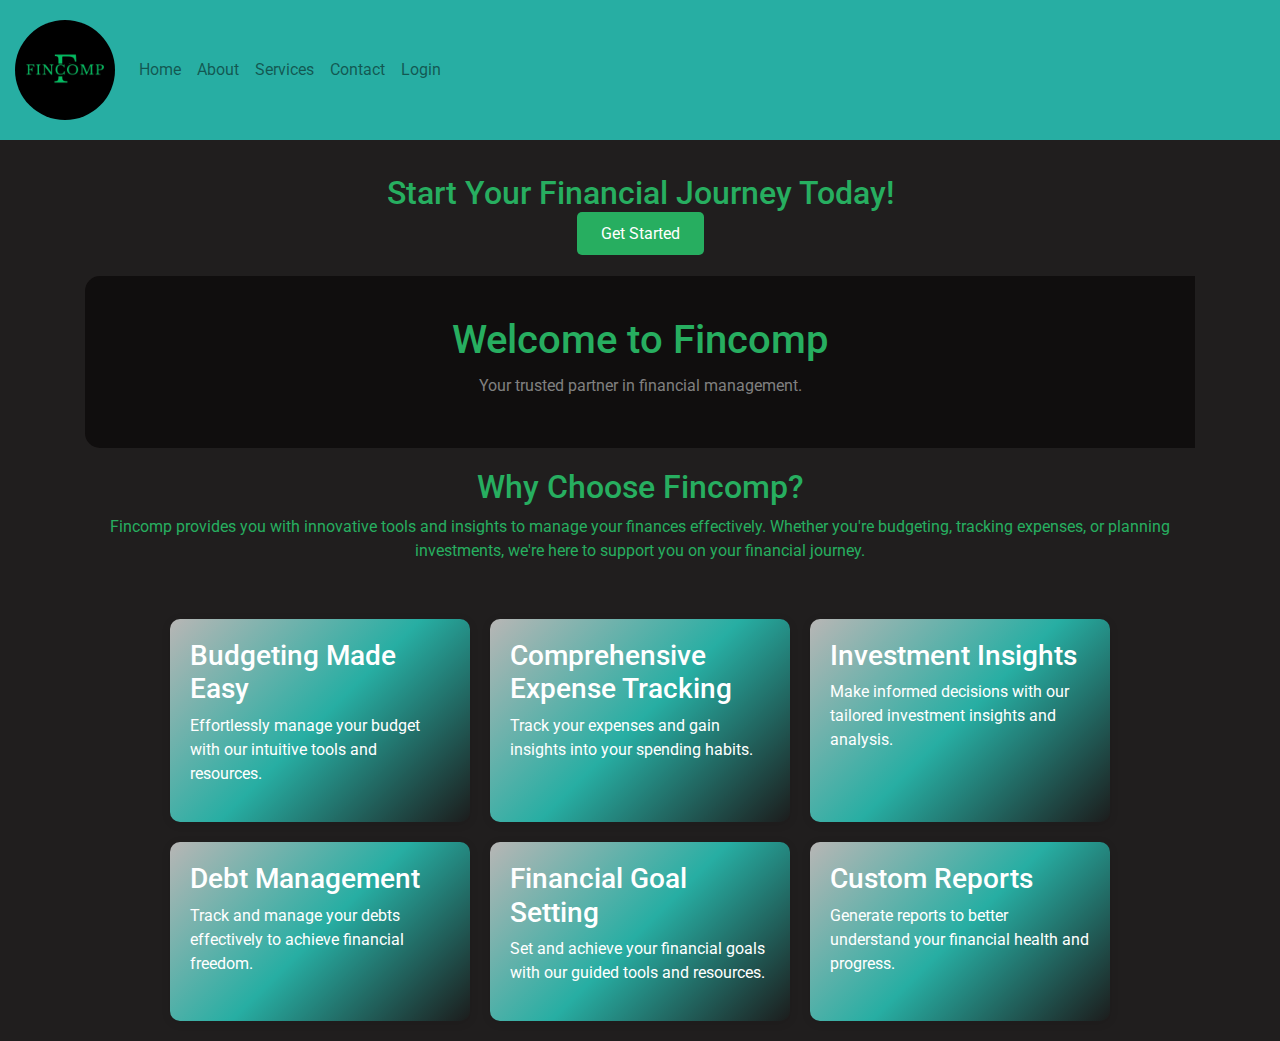
<file: index.html>
<!DOCTYPE html>
<html lang="en">
<head>
    <meta charset="UTF-8">
    <meta name="viewport" content="width=device-width, initial-scale=1.0">
    <title>Welcome to Fincomp</title>
    <link rel="icon" href="LOGO.jpg" type="image/x-icon">
    <link rel="stylesheet" href="https://maxcdn.bootstrapcdn.com/bootstrap/4.5.2/css/bootstrap.min.css">
    <link href="https://fonts.googleapis.com/css2?family=Roboto:wght@500&display=swap" rel="stylesheet">
    <style>
        body {
            font-family: 'Roboto', sans-serif;
            margin: 0;
            padding: 0;
            background-color:#201e1e;
        }
      
        .navbar {
            background-color: #27AEA3; /* Your original navbar color */
            padding: 15px;
        }

        .navbar .navbar-brand img {
            height: 100px;
            border-radius: 50%;
        }

        .navbar .nav-link {
            color: #ecf0f1; /* Light color for text */
            transition: background-color 0.3s, transform 0.3s;
        }

        .navbar .nav-link:hover {
            background-color: #27ae60; /* Green hover effect */
            transform: scale(1.05);
            border: 1px solid #ecf0f1; /* Light border on hover */
        }

        .feature {
            padding: 20px;
            border-radius: 10px;
            box-shadow: 0 2px 10px rgba(0, 0, 0, 0.1);
            width: 300px;
            background: linear-gradient(135deg, #b8b6b5, #27AEA3, #1c1c1c); /* Green to black gradient */
            color: white; 
        }
    </style>
</head>
<body>
    <nav class="navbar navbar-expand-lg navbar-light fixed-top">
        <a class="navbar-brand" href="index.html">
            <img src="LOGO.jpg" alt="Company Logo">
        </a>
        <button class="navbar-toggler" type="button" data-toggle="collapse" data-target="#navbarNav" aria-controls="navbarNav" aria-expanded="false" aria-label="Toggle navigation">
            <span class="navbar-toggler-icon"></span>
        </button>
        <div class="collapse navbar-collapse" id="navbarNav">
            <div class="navbar-nav">
                <a class="nav-link" href="index.html">Home</a>
                <a class="nav-link" href="about.html">About</a>
                <a class="nav-link" href="services.html">Services</a>
                <a class="nav-link" href="contact.html">Contact</a>
                <a class="nav-link" href="login.html">Login</a>
            </div>
        </div>
    </nav>
    
<br><br><br><br><br><Br>
    <div class="container">
        <footer class="cta" style="padding: 30px; text-align: center;">
            <h2 style="margin: 0 0 10px; color:#27ae60">Start Your Financial Journey Today!</h2>
            <a href="login.html" style="padding: 12px 24px; background-color: #27ae60; color: white; border-radius: 5px; text-decoration: none;">Get Started</a>
        </footer>

        <header class="header" style="padding: 40px; text-align: center; background-color: #100e0e; border-radius: 15px 0 0 15px" >
            <h1 style="margin: 0;  color:#27ae60">Welcome to Fincomp</h1>
            <p style="margin: 10px 0; color: grey">Your trusted partner in financial management.</p>
        </header>

        <section class="intro" style="padding: 20px; text-align: center; color:#27ae60" >
            <h2>Why Choose Fincomp?</h2>
            <p>
                Fincomp provides you with innovative tools and insights to manage your finances effectively. 
                Whether you're budgeting, tracking expenses, or planning investments, we're here to support you on your financial journey.
            </p>
        </section>

        <section class="features" style="padding: 20px; display: flex; flex-wrap: wrap; justify-content: center; gap: 20px;">
            <div class="feature">
                <h3>Budgeting Made Easy</h3>
                <p>Effortlessly manage your budget with our intuitive tools and resources.</p>
            </div>
            <div class="feature">
                <h3>Comprehensive Expense Tracking</h3>
                <p>Track your expenses and gain insights into your spending habits.</p>
            </div>
            <div class="feature">
                <h3>Investment Insights</h3>
                <p>Make informed decisions with our tailored investment insights and analysis.</p>
            </div>
            <div class="feature">
                <h3>Debt Management</h3>
                <p>Track and manage your debts effectively to achieve financial freedom.</p>
            </div>
            <div class="feature">
                <h3>Financial Goal Setting</h3>
                <p>Set and achieve your financial goals with our guided tools and resources.</p>
            </div>
            <div class="feature">
                <h3>Custom Reports</h3>
                <p>Generate reports to better understand your financial health and progress.</p>
            </div>
        </section>
    </div>

    <script src="https://code.jquery.com/jquery-3.5.1.slim.min.js"></script>
    <script src="https://cdn.jsdelivr.net/npm/@popperjs/core@2.9.2/dist/umd/popper.min.js"></script>
    <script src="https://stackpath.bootstrapcdn.com/bootstrap/4.5.2/js/bootstrap.min.js"></script>
</body>
</html>
</file>
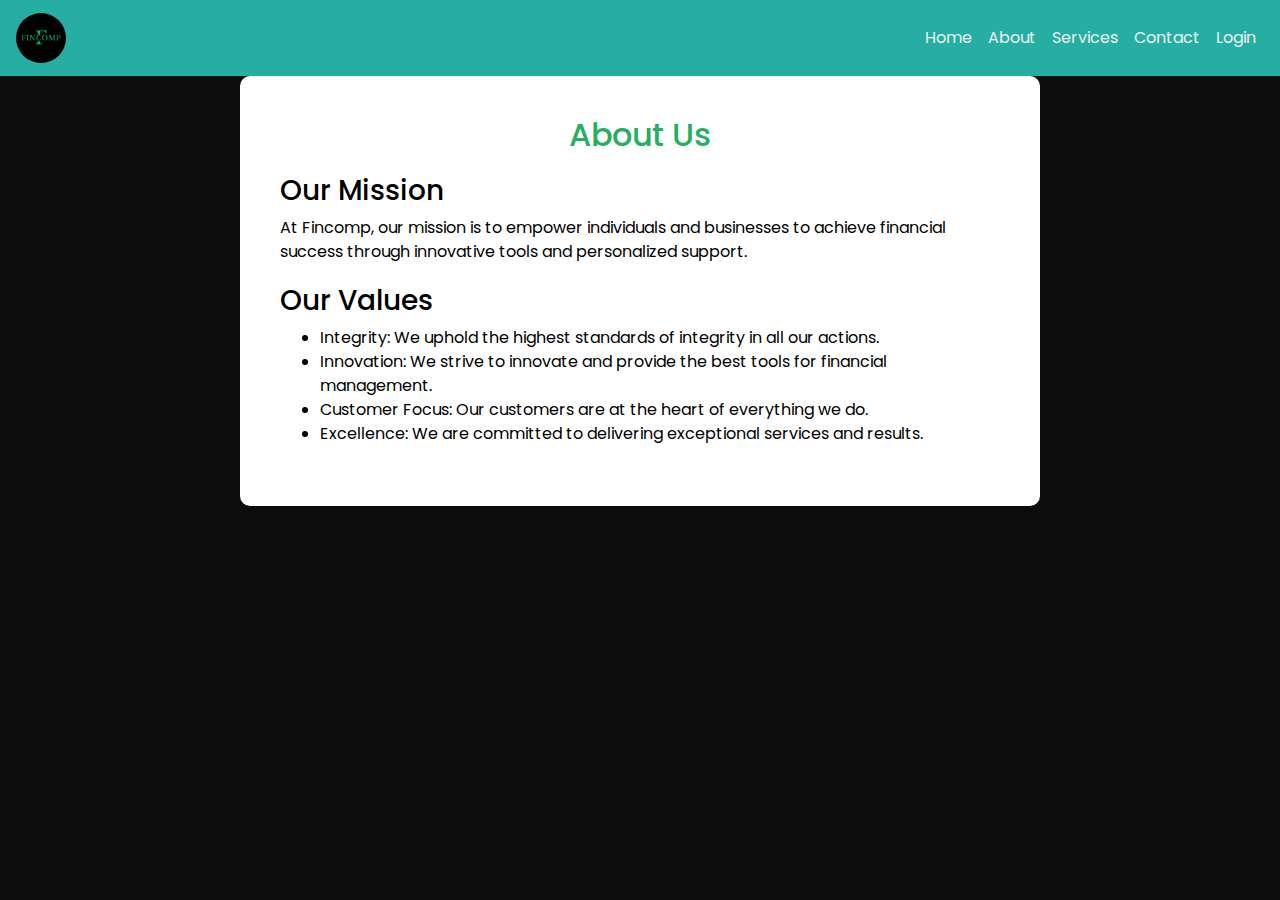
<file: about.html>
<!DOCTYPE html>
<html lang="en">
<head>
    <meta charset="UTF-8">
    <meta name="viewport" content="width=device-width, initial-scale=1.0">
    <title>About Us - Fincomp</title>
    <link rel="stylesheet" href="https://maxcdn.bootstrapcdn.com/bootstrap/4.5.2/css/bootstrap.min.css">
    <link rel="icon" href="LOGO.jpg" type="image/x-icon">
    <link href="https://fonts.googleapis.com/css2?family=Poppins:wght@500&display=swap" rel="stylesheet">
    <style>
        body {
            font-family: 'Poppins', sans-serif;
            margin: 0;
            padding: 0;
            background-color: #0e0d0d;
        }
        .navbar {
            background: #27AEA3;
        }
        .navbar .nav-link {
            color: #ecf0f1;
        }
        .navbar .nav-link:hover {
            background-color: #27ae60;
            border: 1px solid #ecf0f1;
        }
        .container {
            padding: 40px;
            max-width: 800px;
            margin: auto;
            background: white;
            color: black;
            border-radius: 10px;
            box-shadow: 0 2px 10px rgba(0, 0, 0, 0.1);
        }
        h2 {
            color: #27ae60;
            text-align: center;
        }
        .mission, .values {
            margin: 20px 0;
        }
    </style>
</head>
<body>
    <nav class="navbar navbar-expand-lg">
        <a class="navbar-brand" href="index.html">
            <img src="LOGO.jpg" alt="Company Logo" style="height: 50px; border-radius: 50%;">
        </a>
        <button class="navbar-toggler" type="button" data-toggle="collapse" data-target="#navbarNav" aria-controls="navbarNav" aria-expanded="false" aria-label="Toggle navigation">
            <span class="navbar-toggler-icon"></span>
        </button>
        <div class="collapse navbar-collapse" id="navbarNav">
            <ul class="navbar-nav ml-auto">
                <li class="nav-item">
                    <a class="nav-link" href="index.html">Home</a>
                </li>
                <li class="nav-item">
                    <a class="nav-link" href="about.html">About</a>
                </li>
                <li class="nav-item">
                    <a class="nav-link" href="services.html">Services</a>
                </li>
                <li class="nav-item">
                    <a class="nav-link" href="contact.html">Contact</a>
                </li>
                <li class="nav-item">
                    <a class="nav-link" href="login.html">Login</a>
                </li>
            </ul>
        </div>
    </nav>

    <div class="container">
        <h2>About Us</h2>
        <div class="mission">
            <h3>Our Mission</h3>
            <p>
                At Fincomp, our mission is to empower individuals and businesses to achieve financial success 
                through innovative tools and personalized support.
            </p>
        </div>

        <div class="values">
            <h3>Our Values</h3>
            <ul>
                <li>Integrity: We uphold the highest standards of integrity in all our actions.</li>
                <li>Innovation: We strive to innovate and provide the best tools for financial management.</li>
                <li>Customer Focus: Our customers are at the heart of everything we do.</li>
                <li>Excellence: We are committed to delivering exceptional services and results.</li>
            </ul>
        </div>
    </div>

    <script src="https://code.jquery.com/jquery-3.5.1.slim.min.js"></script>
    <script src="https://cdn.jsdelivr.net/npm/@popperjs/core@2.9.2/dist/umd/popper.min.js"></script>
    <script src="https://stackpath.bootstrapcdn.com/bootstrap/4.5.2/js/bootstrap.min.js"></script>
</body>
</html>
</file>
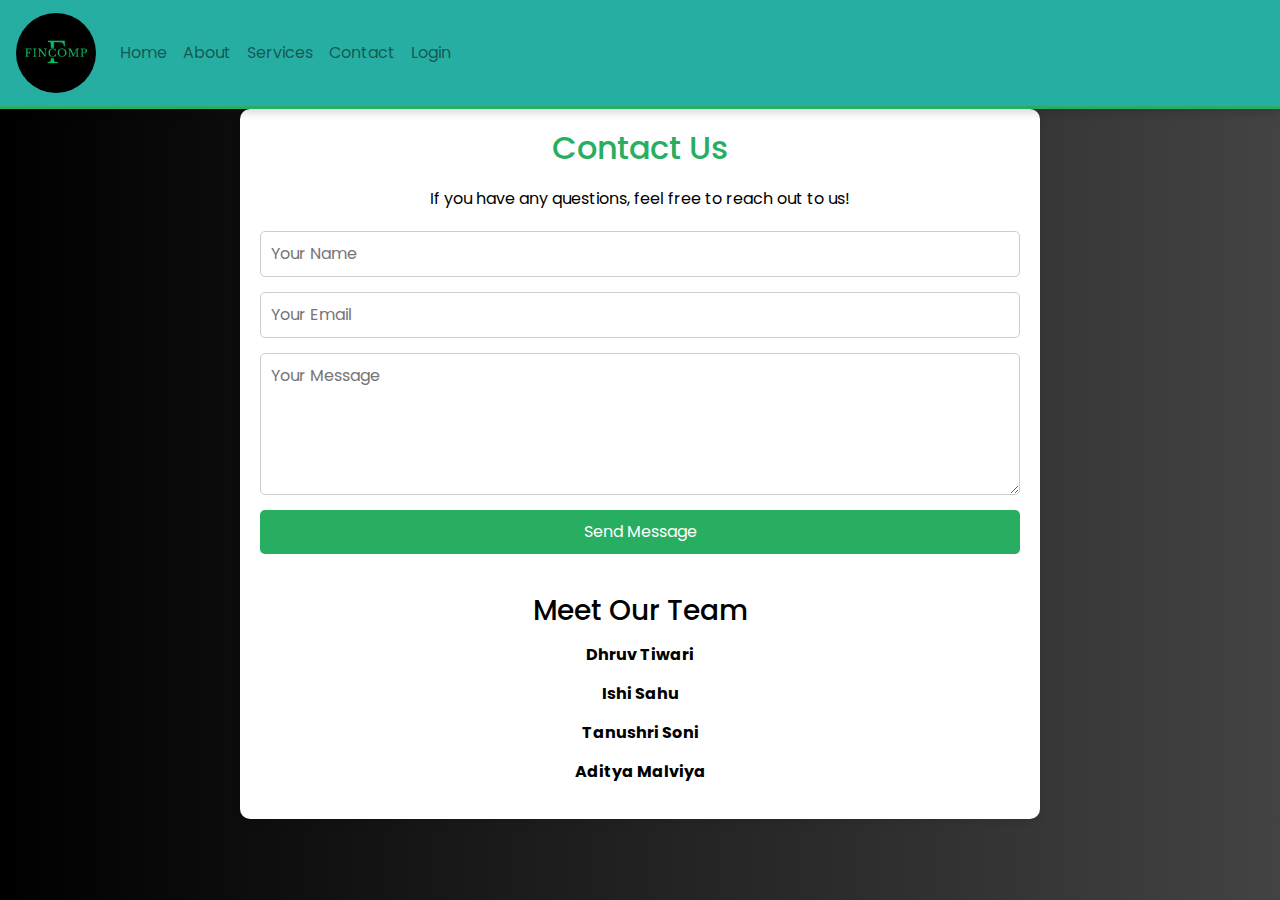
<file: contact.html>
<!DOCTYPE html>
<html lang="en">
<head>
    <meta charset="UTF-8">
    <meta name="viewport" content="width=device-width, initial-scale=1.0">
    <title>Contact Us - Fincomp</title>
    <link rel="icon" href="LOGO.jpg" type="image/x-icon">
    <link rel="stylesheet" href="home.css">
    <link href="https://fonts.googleapis.com/css2?family=Poppins:wght@500&display=swap" rel="stylesheet">
    <link rel="stylesheet" href="https://stackpath.bootstrapcdn.com/bootstrap/4.5.2/css/bootstrap.min.css">
    <style>
        body {
            font-family: 'Poppins', sans-serif;
            margin: 0;
            padding: 0;
            background-color: #f4f4f4;
        }
        .navbar {
            background: #27AEA3;
        }
        .navbar .navbar-brand img {
            height: 80px;
            border-radius: 50%;
        }
        .navbar .nav-link {
            color: #ecf0f1;
            transition: background-color 0.3s, transform 0.3s;
        }
        .navbar .nav-link:hover {
            background-color: #27ae60;
            transform: scale(1.05);
            border: 1px solid #ecf0f1;
        }
        .container {
            padding: 20px;
            max-width: 800px;
            margin: auto;
            background: white;
            color: black;
            border-radius: 10px;
            box-shadow: 0 2px 10px rgba(0, 0, 0, 0.1);
        }
        h2 {
            color: #27ae60;
            text-align: center;
        }
        .contact-info {
            margin: 20px 0;
            text-align: center;
        }
        .contact-info p {
            margin: 5px 0;
        }
        form {
            display: flex;
            flex-direction: column;
            gap: 15px;
        }
        input, textarea {
            padding: 10px;
            border: 1px solid #ccc;
            border-radius: 5px;
            width: 100%;
            font-size: 16px;
        }
        button {
            padding: 10px;
            background-color: #27ae60;
            color: white;
            border: none;
            border-radius: 5px;
            cursor: pointer;
            font-size: 16px;
        }
        button:hover {
            background-color: #219150;
        }
        .team {
            margin-top: 40px;
            text-align: center;
        }
        .team-member {
            display: flex;
            align-items: center;
            justify-content: center;
            margin: 15px 0;
        }
        .team-member img {
            border-radius: 50%;
            width: 50px;
            height: 50px;
            margin-right: 15px;
        }
        
        /* Responsive styles */
        @media (max-width: 768px) {
            .container {
                padding: 15px;
            }
        }
        
        @media (max-width: 480px) {
            input, textarea {
                font-size: 14px;
            }
            button {
                font-size: 14px;
            }
            .team-member {
                flex-direction: column;
                align-items: center;
            }
        }
    </style>
</head>
<body>
    <nav class="navbar navbar-expand-lg navbar-light">
        <a class="navbar-brand" href="index.html">
            <img src="LOGO.jpg" alt="Company Logo">
        </a>
        <button class="navbar-toggler" type="button" data-toggle="collapse" data-target="#navbarNav" aria-controls="navbarNav" aria-expanded="false" aria-label="Toggle navigation">
            <span class="navbar-toggler-icon"></span>
        </button>
        <div class="collapse navbar-collapse" id="navbarNav">
            <div class="navbar-nav">
                <a class="nav-link" href="index.html">Home</a>
                <a class="nav-link" href="about.html">About</a>
                <a class="nav-link" href="services.html">Services</a>
                <a class="nav-link" href="contact.html">Contact</a>
                <a class="nav-link" href="login.html">Login</a>
            </div>
        </div>
    </nav>

    <div class="container">
        <h2>Contact Us</h2>
        <div class="contact-info">
            <p>If you have any questions, feel free to reach out to us!</p>
        </div>
        <form action="#" method="POST">
            <input type="text" name="name" placeholder="Your Name" required>
            <input type="email" name="email" placeholder="Your Email" required>
            <textarea name="message" rows="5" placeholder="Your Message" required></textarea>
            <button type="submit">Send Message</button>
        </form>

        <div class="team">
            <h3>Meet Our Team</h3>
            <div class="team-member">
                <div>
                    <strong>Dhruv Tiwari</strong><br>
                </div>
            </div>
            <div class="team-member">
                <div>
                    <strong>Ishi Sahu</strong><br>
                </div>
            </div>
            <div class="team-member">
                <div>
                    <strong>Tanushri Soni</strong><br>
                </div>
            </div>
            <div class="team-member">
                <div>
                    <strong>Aditya Malviya</strong><br>
                </div>
            </div>
        </div>
    </div>

    <script src="https://code.jquery.com/jquery-3.5.1.slim.min.js"></script>
    <script src="https://cdn.jsdelivr.net/npm/@popperjs/core@2.11.6/dist/umd/popper.min.js"></script>
    <script src="https://stackpath.bootstrapcdn.com/bootstrap/4.5.2/js/bootstrap.min.js"></script>
</body>
</html>
</file>
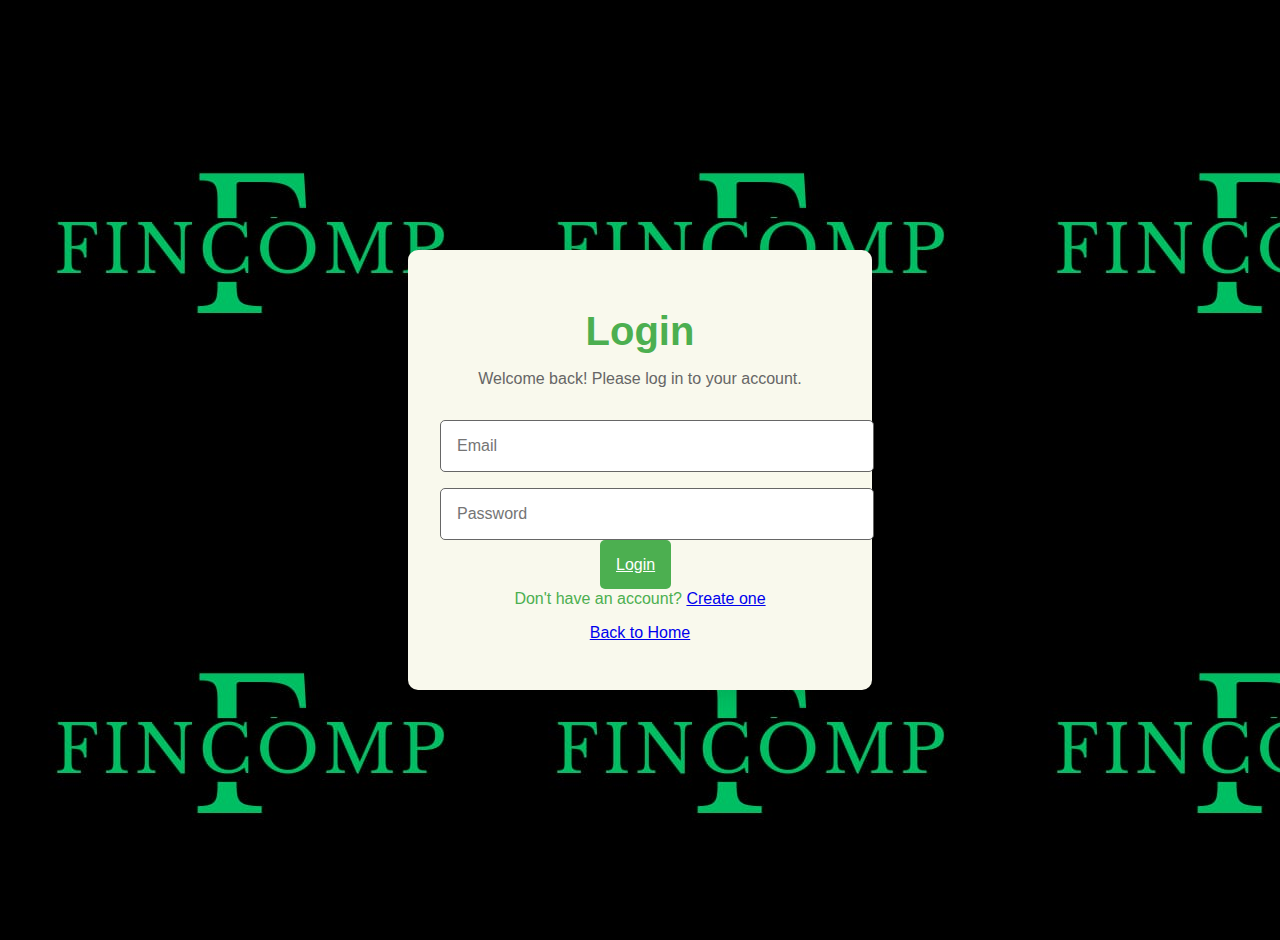
<file: login.html>
<!DOCTYPE html>
<html lang="en">
<head>
    <meta charset="UTF-8">
    <meta name="viewport" content="width=device-width, initial-scale=1.0">
    <title>Login</title>
    <link rel="icon" href="LOGO.jpg" type="image/x-icon">
    <link rel="stylesheet" href="login.css">
</head>
<body>
    <div class="login-container">
        <div class="login-box">
            <h1 class="login-title">Login</h1>
            <p class="login-subtitle">Welcome back! Please log in to your account.</p>
            <form id="loginForm" onsubmit="return submitLogin(event)">
                <input type="text" class="input-field" id="email" placeholder="Email" required>
                <input type="password" class="input-field" id="password" placeholder="Password" required>
                <a href="#" class="login-button" onclick="submitLogin(event)">Login</a>
                <p class="error-message" id="errorMessage"></p>
                <p class="signup-link">Don't have an account? <a href="register.html">Create one</a></p>
                <p class="signup-link"><a href="index.html">Back to Home</a></p>
            </form>
        </div>
    </div>

    <script src="script.js"></script>
    <script>
        function submitLogin(event) {
            event.preventDefault();
            const email = document.getElementById('email').value;
            const password = document.getElementById('password').value;

            const backendUrl = 'https://your-backend-url.com/login';

            fetch(backendUrl, {
                method: 'POST',
                headers: {
                    'Content-Type': 'application/json'
                },
                body: JSON.stringify({ email, password })
            })
            .then(response => response.json())
            .then(data => {
                if (data.success) {
                    window.location.href = 'dashboard.html';
                } else {
                    document.getElementById('errorMessage').innerText = data.message || 'Login failed';
                }
            })
            .catch(error => {
                document.getElementById('errorMessage').innerText = 'An error occurred. Please try again.';
                console.error('Error:', error);
            });
        }
    </script>
</body>
</html>
</file>
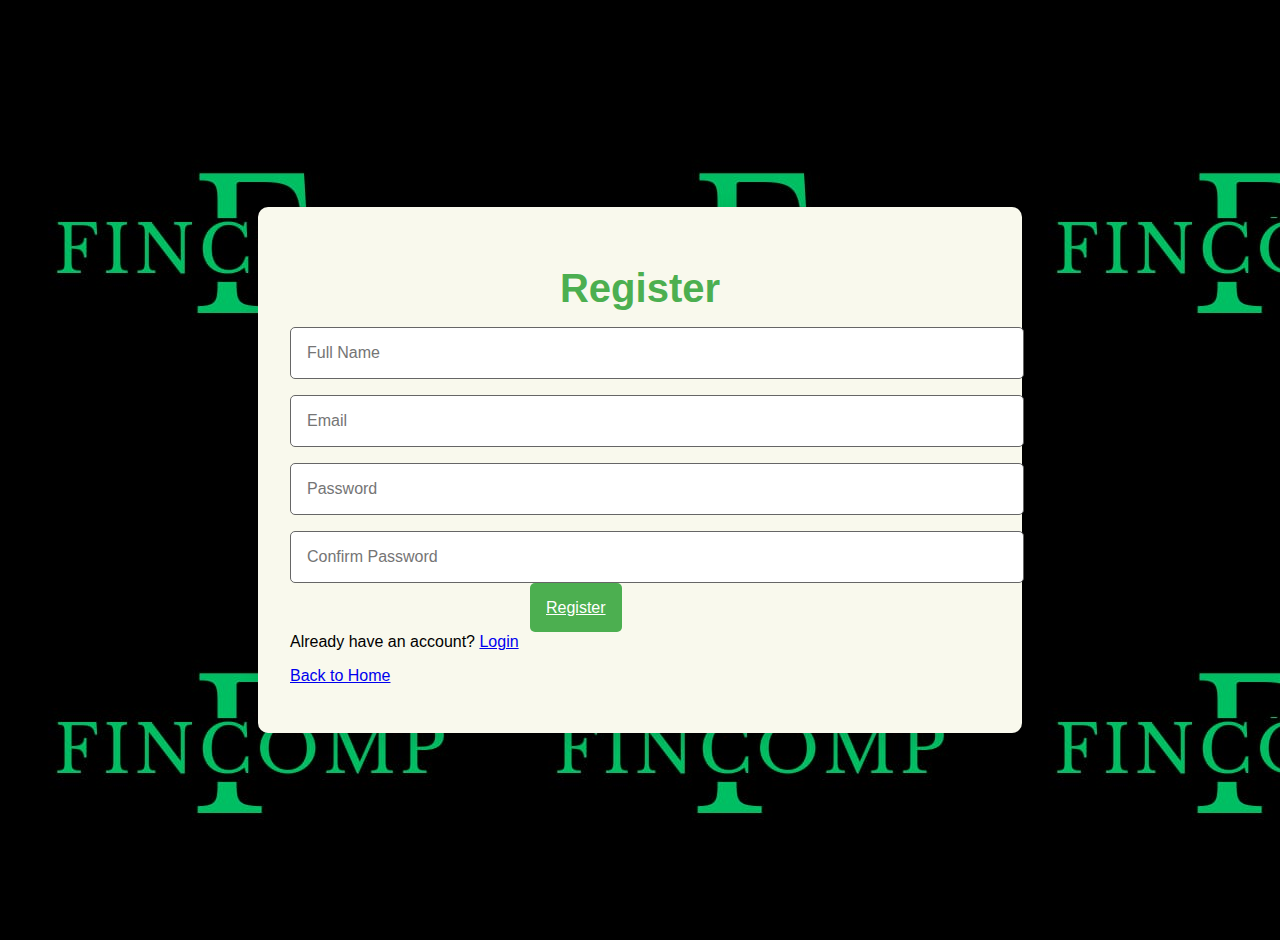
<file: register.html>
<!DOCTYPE html>
<html lang="en">
<head>
    <meta charset="UTF-8">
    <meta name="viewport" content="width=device-width, initial-scale=1.0">
    <title>Register</title>
    <link rel="icon" href="LOGO.jpg" type="image/x-icon">
    <link rel="stylesheet" href="register.css">
</head>
<body>
    <div class="register-container">
        <div class="register-box">
            <h1 class="register-title">Register</h1>
            <form id="registerForm" onsubmit="return submitRegister(event)">
                <input type="text" class="input-field" id="fullName" placeholder="Full Name" required>
                <input type="email" class="input-field" id="email" placeholder="Email" required>
                <input type="password" class="input-field" id="password" placeholder="Password" required>
                <input type="password" class="input-field" id="confirmPassword" placeholder="Confirm Password" required>
                
                <a href="#" class="register-button" onclick="submitRegister(event)">Register</a>
                
                <p class="error-message" id="registerErrorMessage"></p>
                
                <p class="signup-link">Already have an account? <a href="login.html">Login</a></p>
                <p class="signup-link"><a href="index.html">Back to Home</a></p>
            </form>
        </div>
    </div>

    <script src="script.js"></script>
    <script>
        function submitRegister(event) {
            event.preventDefault();
            const fullName = document.getElementById('fullName').value;
            const email = document.getElementById('email').value;
            const password = document.getElementById('password').value;
            const confirmPassword = document.getElementById('confirmPassword').value;

            if (password !== confirmPassword) {
                document.getElementById('registerErrorMessage').innerText = 'Passwords do not match.';
                return;
            }

            const backendUrl = 'https://your-backend-url.com/register';

            fetch(backendUrl, {
                method: 'POST',
                headers: {
                    'Content-Type': 'application/json'
                },
                body: JSON.stringify({ fullName, email, password })
            })
            .then(response => response.json())
            .then(data => {
                if (data.success) {
                    window.location.href = 'login.html';
                } else {
                    document.getElementById('registerErrorMessage').innerText = data.message || 'Registration failed';
                }
            })
            .catch(error => {
                document.getElementById('registerErrorMessage').innerText = 'An error occurred. Please try again.';
                console.error('Error:', error);
            });
        }
    </script>
</body>
</html>
</file>
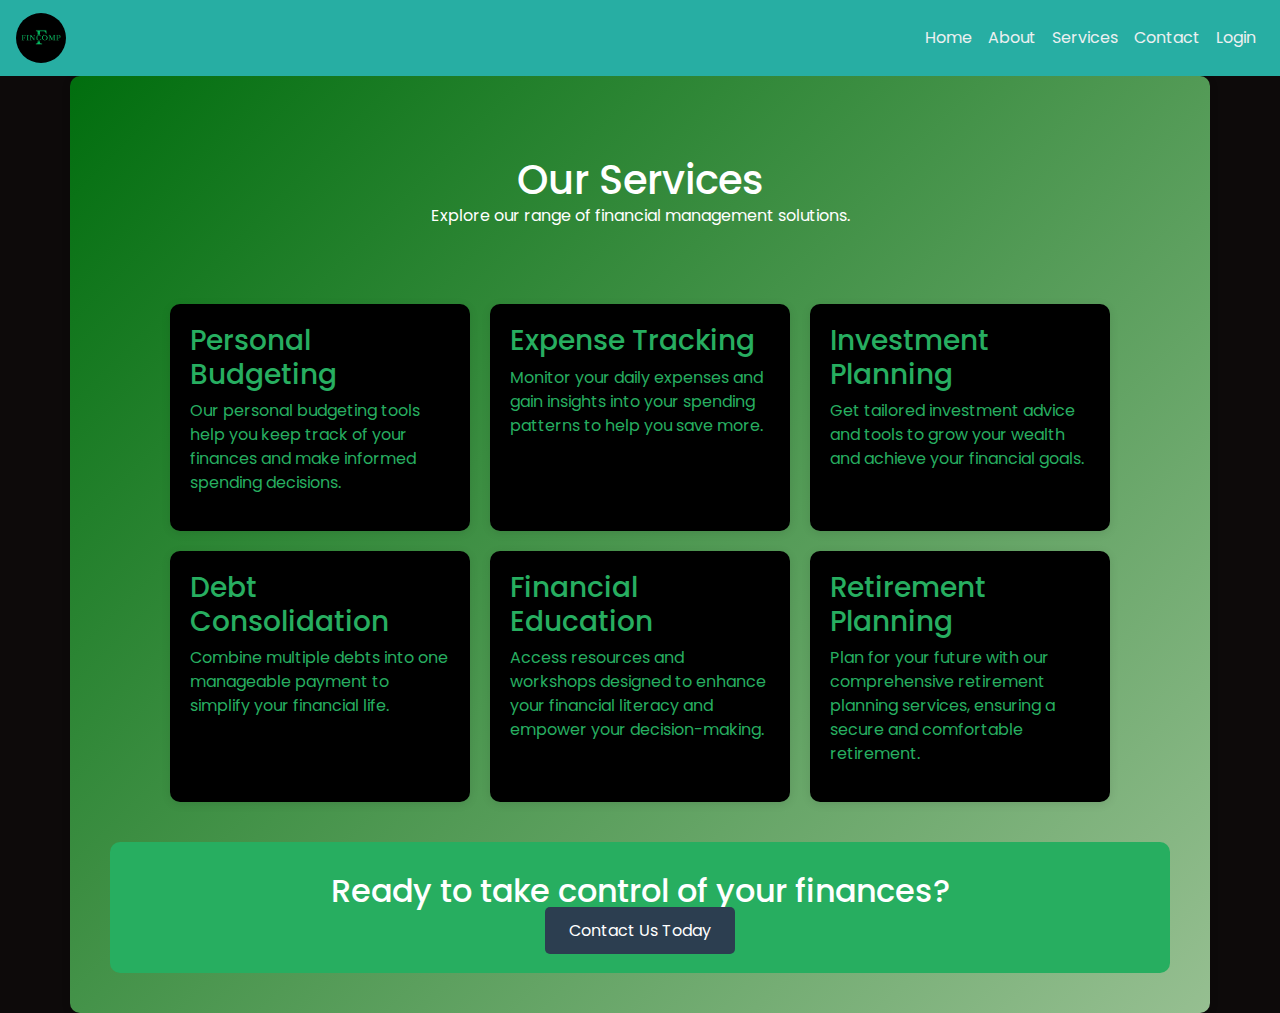
<file: services.html>
<!DOCTYPE html>
<html lang="en">
<head>
    <meta charset="UTF-8">
    <meta name="viewport" content="width=device-width, initial-scale=1.0">
    <link rel="icon" href="LOGO.jpg" type="image/x-icon">
    <title>Our Services - Fincomp</title>
    <link rel="stylesheet" href="https://maxcdn.bootstrapcdn.com/bootstrap/4.5.2/css/bootstrap.min.css">
    <link href="https://fonts.googleapis.com/css2?family=Poppins:wght@500&display=swap" rel="stylesheet">
    <style>
        body {
            font-family: 'Poppins', sans-serif;
            margin: 0;
            padding: 0;
            background-color: #0d0a0a;
        }
        .container {
            padding: 40px;
            background: linear-gradient(135deg, #016e0e, #96bf91);
            border-radius: 10px;
            box-shadow: 0 2px 10px rgba(0, 0, 0, 0.1);
            color: white;
        }
        .header {
            padding: 40px;
            text-align: center;
        }
        .header h1 {
            margin: 0;
            color: white;
        }
        .services {
            padding: 20px;
            display: flex;
            flex-wrap: wrap;
            justify-content: center;
            gap: 20px;
        }
        .service {
            padding: 20px;
            border-radius: 10px;
            box-shadow: 0 2px 10px rgba(0, 0, 0, 0.1);
            width: 300px;
            background: black;
            color: #27ae60;
        }
        .cta {
            padding: 30px;
            text-align: center;
            background-color: #27ae60;
            color: white;
            border-radius: 10px;
            margin-top: 20px;
        }
        h2 {
            color: white;
        }
        .cta a {
            padding: 12px 24px;
            background-color: #2c3e50;
            color: white;
            border-radius: 5px;
            text-decoration: none;
        }
        .navbar {
            background-color: #27AEA3;
        }
        .navbar .nav-link {
            color: #ecf0f1;
        }
        .navbar .nav-link:hover {
            background-color: #27ae60;
            border: 1px solid #ecf0f1;
        }
    </style>
</head>
<body>
    <nav class="navbar navbar-expand-lg">
        <a class="navbar-brand" href="index.html">
            <img src="LOGO.jpg" alt="Company Logo" style="height: 50px; border-radius: 50%;">
        </a>
        <button class="navbar-toggler" type="button" data-toggle="collapse" data-target="#navbarNav" aria-controls="navbarNav" aria-expanded="false" aria-label="Toggle navigation">
            <span class="navbar-toggler-icon"></span>
        </button>
        <div class="collapse navbar-collapse" id="navbarNav">
            <ul class="navbar-nav ml-auto">
                <li class="nav-item">
                    <a class="nav-link" href="index.html">Home</a>
                </li>
                <li class="nav-item">
                    <a class="nav-link" href="about.html">About</a>
                </li>
                <li class="nav-item">
                    <a class="nav-link" href="services.html">Services</a>
                </li>
                <li class="nav-item">
                    <a class="nav-link" href="contact.html">Contact</a>
                </li>
                <li class="nav-item">
                    <a class="nav-link" href="login.html">Login</a>
                </li>
            </ul>
        </div>
    </nav>

    <div class="container">
        <header class="header">
            <h1>Our Services</h1>
            <p>Explore our range of financial management solutions.</p>
        </header>

        <section class="services">
            <div class="service">
                <h3>Personal Budgeting</h3>
                <p>Our personal budgeting tools help you keep track of your finances and make informed spending decisions.</p>
            </div>
            <div class="service">
                <h3>Expense Tracking</h3>
                <p>Monitor your daily expenses and gain insights into your spending patterns to help you save more.</p>
            </div>
            <div class="service">
                <h3>Investment Planning</h3>
                <p>Get tailored investment advice and tools to grow your wealth and achieve your financial goals.</p>
            </div>
            <div class="service">
                <h3>Debt Consolidation</h3>
                <p>Combine multiple debts into one manageable payment to simplify your financial life.</p>
            </div>
            <div class="service">
                <h3>Financial Education</h3>
                <p>Access resources and workshops designed to enhance your financial literacy and empower your decision-making.</p>
            </div>
            <div class="service">
                <h3>Retirement Planning</h3>
                <p>Plan for your future with our comprehensive retirement planning services, ensuring a secure and comfortable retirement.</p>
            </div>
        </section>

        <footer class="cta">
            <h2 style="color:white;">Ready to take control of your finances?</h2>
            <a href="contact.html">Contact Us Today</a>
        </footer>
    </div>

    <script src="https://code.jquery.com/jquery-3.5.1.slim.min.js"></script>
    <script src="https://cdn.jsdelivr.net/npm/@popperjs/core@2.9.2/dist/umd/popper.min.js"></script>
    <script src="https://stackpath.bootstrapcdn.com/bootstrap/4.5.2/js/bootstrap.min.js"></script>
</body>
</html>
</file>
<file: home.css>
body {
    background: linear-gradient(to right, #000000, #434343);
    font-family: 'Segoe UI', Tahoma, Geneva, Verdana, sans-serif;
    margin: 0;
    padding: 0;
    line-height: 1.6;
    color: #f0f4f8;
}

.container {
    max-width: 1200px;
    margin: 0 auto;
    padding: 20px;
    padding-top: 80px;
   
}
.navbar {
    position: fixed;
    top: 0;
    left: 0;
    right: 0;
    z-index: 1000;
    display: flex;
    justify-content: space-between;
    align-items: center;
    background-color: #27AEA3;
    padding: 15px 50px;
    box-shadow: 0 2px 10px rgba(0, 0, 0, 0.2);
    border-bottom: 3px solid #27ae60;
}
.header {
    background-color: #1c1c1c;
    box-shadow: 0 4px 15px rgba(0, 0, 0, 0.1);
    border-radius: 12px;
    padding: 20px 40px;
    text-align: center;
    margin-bottom: 30px;
    border-left: 5px solid #4caf50;
}

.header h1 {
    font-size: 2.8rem;
    color: #4caf50;
    text-transform: uppercase;
}

.header p {
    color: #cccccc;
    font-size: 1.2rem;
}

.intro {
    text-align: center;
    margin-bottom: 50px;
}

.intro h2 {
    font-size: 2.2rem;
    font-weight: bold;
    color: #4caf50;
    margin-bottom: 10px;
    text-transform: uppercase;
}

.intro p {
    color: #cccccc;
    max-width: 600px;
    margin: 0 auto;
}

.features {
    display: grid;
    grid-template-columns: repeat(auto-fit, minmax(300px, 1fr));
    gap: 30px;
    margin: 0 20px;
}

.feature {
    background-color: #1c1c1c;
    border-radius: 12px;
    box-shadow: 0 4px 15px rgba(0, 0, 0, 0.1);
    padding: 25px;
    text-align: center;
    transition: transform 0.3s, box-shadow 0.3s;
}

.feature:hover {
    transform: translateY(-5px);
    box-shadow: 0 8px 20px rgba(0, 0, 0, 0.15);
}

.feature h3 {
    font-size: 1.6rem;
    color:white;
    margin-bottom: 10px;
    text-transform: uppercase;
}

.feature p {
    color: rgb(199, 187, 187);
}

.cta {
    text-align: center;
    margin-top: 60px;
}

.cta h2 {
    font-size: 1.8rem;
    font-weight: bold;
    color: #4caf50;
    margin-bottom: 20px;
    text-transform: uppercase;
}

.cta a {
    background-color: #4caf50;
    color: #ffffff;
    padding: 12px 25px;
    border-radius: 6px;
    text-decoration: none;
    font-size: 1.1rem;
    transition: background-color 0.3s, transform 0.3s;
}

.cta a:hover {
    background-color: #388e3c;
    transform: scale(1.05);
}

@media screen and (min-width: 1800px) {
    .header h1 {
        font-size: 3rem;
    }
}

@media screen and (max-width: 480px) {
    .header h1 {
        font-size: 2.2rem;
    }
    .intro h2 {
        font-size: 1.8rem;
    }
    .feature h3 {
        font-size: 1.4rem;
    }
    .feature p {
        font-size: 0.9rem;
    }
}

@media screen and (max-width: 1500px) {
    .features {
        grid-template-columns: repeat(auto-fit, minmax(250px, 1fr));
    }
}
.cool-effect {
    background: linear-gradient(to right, #6a11cb, #2575fc);
    font-family: 'Lexend', sans-serif;
    font-size: 2rem;
    text-align: center;
    padding: 50px;
    color: #fff;
    text-shadow: 2px 2px 4px rgba(0, 0, 0, 0.4);
    border-radius: 12px;
    transition: transform 0.3s ease-in-out;
}

.cool-effect:hover {
    transform: scale(1.05);
    background: linear-gradient(to right, #2575fc, #6a11cb);
}
@media (max-width: 768px) {
    .navbar {
        flex-direction: column;
        align-items: flex-start;
    }

    .navbar .logo {
        margin-bottom: 10px;
    }

    .navbar a {
        width: 100%;
        text-align: center;
        margin: 5px 0;
    }

    .container {
        padding-top: 100px; /* Adjust for larger navbar height on mobile */
    }
}
</file>
<file: login.css>
body {
    margin: 0;
    font-family: 'Poppins', sans-serif;
    background-image: url(LOGO.jpg);
}

.container, 
.login-container, 
.register-container, 
.dashboard-container {
    max-width: 1200px;
    margin: 0 auto;
    padding: 20px;
}

.login-container {
    display: flex;
    align-items: center;
    justify-content: center;
    min-height: 100vh;
}

.login-box {
    width: 100%;
    max-width: 400px;
    padding: 2rem;
    background-color: #f9f9ed;
    border-radius: 10px;
    box-shadow: 0 4px 20px rgba(0, 0, 0, 0.1);
}

.login-title {
    font-size: 2.5rem; 
    color: #4caf50;
    text-align: center;
    margin-bottom: 1rem;
}

.login-subtitle {
    text-align: center;
    color: #666;
    margin-bottom: 2rem;
}

.input-field {
    width: 100%;
    padding: 1rem;
    border: 1px solid #666;
    border-radius: 5px;
    margin-bottom: 1rem;
    font-size: 1rem;
}

.input-field:focus {
    border-color: #4caf50;
    outline: none;
    box-shadow: 0 0 5px rgba(76, 175, 80, 0.5);
}

.error-message {
    color: #e53935;
    font-size: 0.875rem; 
    text-align: center;
    margin-bottom: 1rem;
}

.login-button {
    width: 100%;
    padding: 1rem;
    background-color: #4caf50;
    color: white; 
    border: none;
    border-radius: 5px;
    font-size: 1rem;
    cursor: pointer;
    transition: background-color 0.3s ease;
     margin-left:10rem ;
    
}

.login-button:hover {
    background-color: #388e3c;
}

.signup-link {
    text-align: center;
    margin-top: 1rem;
    color: #4caf50;
}

.signup-link:hover {
    text-decoration: underline;
    color: #388e3c;
}

.header, 
.register-box, 
.dashboard-container {
    text-align: center;
    background-color: #f9f9ed;
    border-radius: 10px;
    padding: 20px;
    box-shadow: 0 4px 20px rgba(0, 0, 0, 0.1);
}

.header h1, 
.register-title {
    color: #4caf50;
}

.intro, 
.features, 
.cta {
    margin: 20px 0;
}

.feature {
    margin: 10px;
    padding: 15px;
    border: 1px solid #666;
    border-radius: 5px;
}

.logout-button {
    margin-top: 20px;
    padding: 10px 20px;
    background-color: #e53935;
    color: white;
    border: none;
    border-radius: 5px;
    cursor: pointer;
}

.logout-button:hover {
    background-color: #c62828;
}

.back-link {
    display: inline-block;
    margin-top: 20px;
    text-decoration: none;
    color: #4caf50;
}

.back-link:hover {
    text-decoration: underline;
}
</file>
<file: register.css>
body {
        margin: 0;
        font-family: 'Poppins', sans-serif;
        background-image:url(LOGO.jpg) ;
    }

.container, .login-container, .register-container, .dashboard-container {
    max-width: 1200px;
    margin: 0 auto;
    padding: 20px;
}

.register-container {
    display: flex;
    align-items: center;
    justify-content: center;
    min-height: 100vh;
}

.register-box {
    width: 100%;
    max-width: 700px;
    padding: 2rem;
    background-color: #f9f9ed;
    border-radius: 10px;
    box-shadow: 0 4px 20px rgba(0, 0, 0, 0.1);
}

.register-title {
    font-size: 2.5rem;
    color: #4caf50;
    text-align: center;
    margin-bottom: 1rem;
}

.register-subtitle {
    text-align: center;
    color: #666;
    margin-bottom: 2rem;
}

.input-field {
    width: 100%;
    padding: 1rem;
    border: 1px solid #666;
    border-radius: 5px;
    margin-bottom: 1rem;
    font-size: 1rem;
}

.input-field:focus {
    border-color: #4caf50;
    outline: none;
    box-shadow: 0 0 5px rgba(76, 175, 80, 0.5);
}

.error-message {
    color: #e53935;
    font-size: 0.875rem;
}

.register-button {
    width: 100%;
    padding: 1rem;
    background-color: #4caf50;
    color: white;
    border: none;
    border-radius: 5px;
    font-size: 1rem;
    cursor: pointer;
    transition: background-color 0.3s ease;
    margin-left:15rem ;
}

.register-button:hover {
    background-color: #388e3c;
}

.login-link {
    text-align: center;
    margin-top: 1rem;
    color: #4caf50;
}

.login-link:hover {
    text-decoration: underline;
    color: #388e3c;
}

.header, .dashboard-container {
    text-align: center;
    background-color: #f9f9ed;
    border-radius: 10px;
    padding: 20px;
    box-shadow: 0 4px 20px rgba(0, 0, 0, 0.1);
}

.header h1 {
    color: #4caf50;
}

.intro, .features, .cta {
    margin: 20px 0;
}

.feature {
    margin: 10px;
    padding: 15px;
    border: 1px solid #666;
    border-radius: 5px;
}

.logout-button {
    margin-top: 20px;
    padding: 10px 20px;
    background-color: #e53935;
    color: white;
    border: none;
    border-radius: 5px;
    cursor: pointer;
}

.logout-button:hover {
    background-color: #c62828;
}

.back-link {
    display: inline-block;
    margin-top: 20px;
    text-decoration: none;
    color: #4caf50;
}

.back-link:hover {
    text-decoration: underline;
}
</file>
